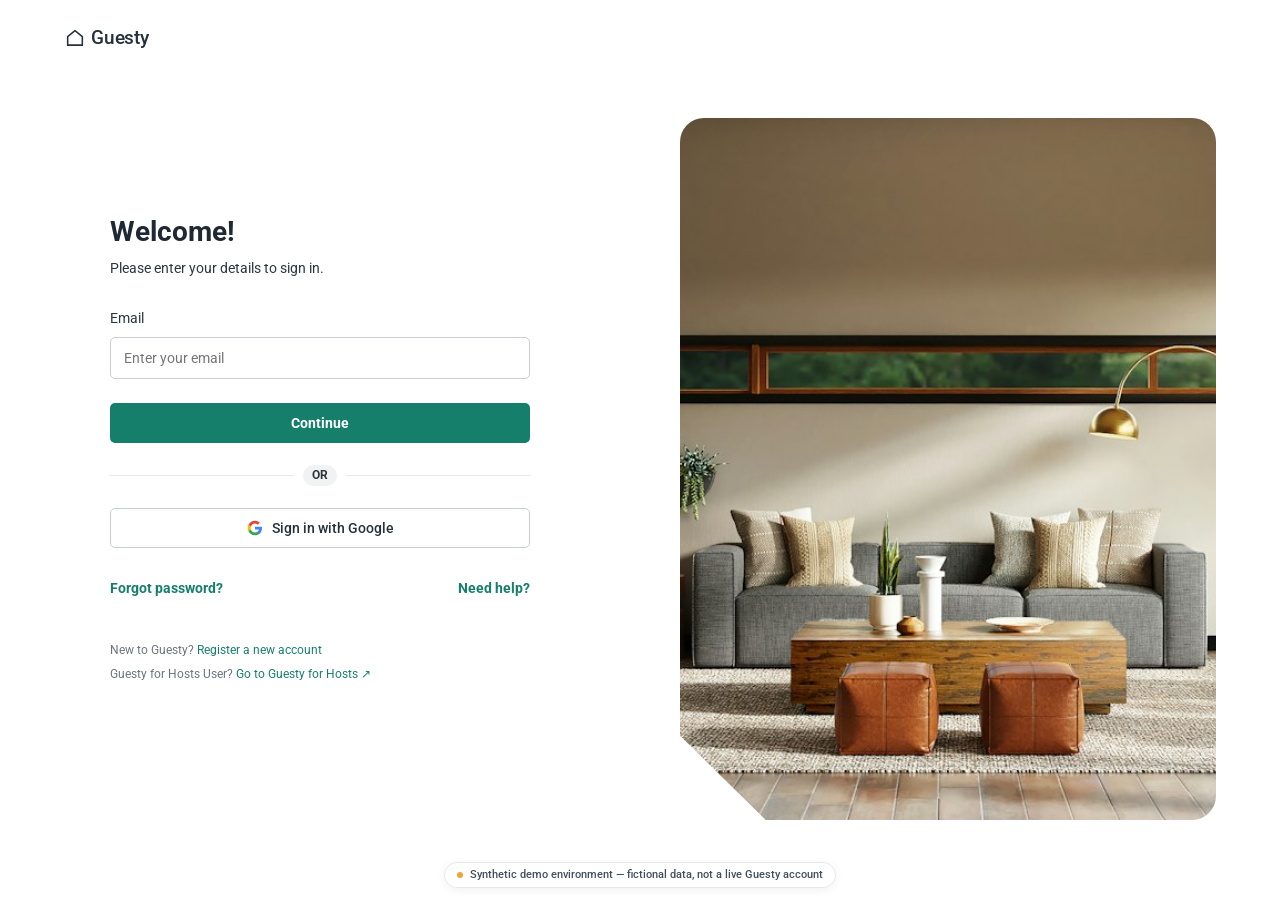
<file: index.html>
<!doctype html><html lang="en"><head><meta charset="utf-8"><meta name="robots" content="noindex,nofollow"><meta name="viewport" content="width=device-width,initial-scale=1"><title>Login | Guesty</title><link rel="stylesheet" href="style.css"><link rel="icon" href="favicon.svg" type="image/svg+xml"><link rel="icon" href="favicon.ico" sizes="32x32"><link rel="icon" href="logo.svg" type="image/svg+xml"><link rel="apple-touch-icon" href="apple-touch-icon.png"><meta property="og:image" content="https://fredeck-deck.github.io/guesty-demo/logo-512.png"><meta property="og:site_name" content="Guesty"><script src="data.js"></script></head>
<body data-page="login"><div id="app"><div class="content"><main id="main"></main></div></div><script src="app.js"></script></body></html>
</file>
<file: style.css>
/* Guesty (demo reskin). Layout and palette follow the app.guesty.com login and app shell:
   teal header, white sidebar, grey canvas, uppercase table heads, blue links and tabs. */
@import url('https://fonts.googleapis.com/css2?family=Roboto:wght@400;500;700&display=swap');

:root{
  --brand:#167f6c;       /* header / primary button teal */
  --brand-hover:#11705f;
  --brand-soft:#e3f2ef;
  --link:#2b6bd6;        /* links, active tab */
  --ink:#1f2933;
  --muted:#6b7480;
  --line:#e4e7eb;
  --canvas:#f4f5f7;
  --ok:#1a7f4b; --ok-bg:#e6f5ec;
  --bad:#d6293e; --bad-bg:#fdecee;
}
*{box-sizing:border-box}
html{-webkit-font-smoothing:antialiased}
body{margin:0;font-family:'Roboto',Helvetica,Arial,sans-serif;color:var(--ink);font-size:14px;line-height:1.45;background:var(--canvas)}
a{color:var(--link);text-decoration:none}
a:hover{text-decoration:underline}
button{font-family:inherit}

/* ---- synthetic-data ribbon ---- */
.synthetic{position:fixed;left:50%;bottom:12px;transform:translateX(-50%);z-index:50;display:flex;align-items:center;gap:7px;
  font-size:11px;font-weight:500;color:#41505c;background:rgba(255,255,255,.92);border:1px solid var(--line);border-radius:999px;padding:4px 12px;box-shadow:0 2px 8px rgba(0,0,0,.06)}
.synthetic .dot{width:6px;height:6px;border-radius:50%;background:#f0a33a}

/* ---- logo ---- */
.wordmark{display:inline-flex;align-items:center;gap:5px;font-size:19px;font-weight:500;letter-spacing:-.01em;color:inherit}
.wordmark svg{width:22px;height:22px}

/* ---- auth ---- */
body[data-page=login]{background:#fff}
.auth-page{min-height:100vh;display:grid;grid-template-columns:1fr 1fr;grid-template-rows:auto 1fr}
.auth-page .auth-top{grid-column:1/-1;padding:24px 64px;color:#24313b}
.auth-form{display:flex;align-items:center;justify-content:center;padding:0 40px 80px}
.auth-form .inner{width:100%;max-width:420px}
.auth-photo{padding:40px 64px 80px 40px;display:flex;align-items:center}
.auth-photo div{width:100%;height:100%;max-height:760px;min-height:480px;border-radius:24px;background:url(auth-photo.jpg) center/cover;
  clip-path:polygon(0 0,100% 0,100% 100%,16% 100%,0 88%)}
.auth h1{font-size:28px;font-weight:700;margin:0 0 6px}
.auth .lead{margin:0 0 30px;color:#2b3640}
.auth label{display:block;margin:0 0 8px;font-size:14px;color:#2b3640}
.auth input[type=email],.auth input[type=password],.auth input[type=text]{width:100%;height:42px;padding:0 13px;border:1px solid #c9ced4;border-radius:5px;font-size:14px;font-family:inherit;color:var(--ink)}
.auth input:focus{outline:none;border:2px solid var(--brand);padding:0 12px}
.auth .who-row{display:flex;justify-content:space-between;align-items:center;margin:0 0 26px}
.auth .who-row a,.auth .links a,.auth .resend a{color:var(--brand);font-weight:700}
.pw-wrap{position:relative}.pw-wrap .eye{position:absolute;right:12px;top:12px;width:18px;height:18px;color:#8a949e;cursor:pointer}
.auth .check{display:flex;align-items:center;gap:9px;margin:18px 0 0;color:#2b3640;cursor:pointer}
.auth .check input{width:18px;height:18px;margin:0;accent-color:var(--brand)}
.btn{display:block;width:100%;height:40px;margin-top:24px;border:0;border-radius:5px;background:var(--brand);color:#fff;font-size:14px;font-weight:700;cursor:pointer}
.btn:hover{background:var(--brand-hover)}
.btn:disabled{background:#8fc3b9;cursor:default}
.btn.ghost{background:#fff;color:#24313b;border:1px solid #c9ced4;font-weight:500;display:flex;align-items:center;justify-content:center;gap:9px;margin-top:0}
.btn.ghost:hover{background:#f7f8f9}
.or{display:flex;align-items:center;gap:10px;margin:22px 0;color:#2b3640;font-size:12px;font-weight:700}
.or:before,.or:after{content:"";flex:1;height:1px;background:var(--line)}
.or span{background:#f0f2f4;border-radius:999px;padding:2px 9px}
.links{display:flex;justify-content:space-between;margin-top:30px}
.small{margin-top:40px;font-size:12px;color:var(--muted);line-height:2}
.small a{color:var(--brand)}
.sms-icon{width:80px;height:80px;border-radius:50%;background:var(--brand-soft);display:flex;align-items:center;justify-content:center;color:var(--brand);margin-bottom:26px}
.phone{font-size:24px;font-weight:700;color:var(--brand);margin:0 0 34px}
.codes{display:flex;gap:4px;margin-bottom:22px}
.codes input{width:40px!important;height:48px!important;padding:0!important;text-align:center;font-size:20px!important}
.resend{color:#2b3640}.resend a.wait{color:#8fc3b9;pointer-events:none}
.back{display:block;text-align:center;margin-top:18px;color:#24313b;font-weight:700}
.err{color:var(--bad);margin:10px 0 0;font-size:13px}
.signing{color:var(--muted);display:flex;align-items:center;gap:10px}
.spin{width:18px;height:18px;border:2px solid #cfd6dc;border-top-color:var(--brand);border-radius:50%;animation:sp .8s linear infinite}
@keyframes sp{to{transform:rotate(360deg)}}

/* ---- app shell ---- */
.topbar{position:sticky;top:0;z-index:20;height:56px;background:var(--brand);color:#fff;display:flex;align-items:center;padding:0 20px;gap:18px}
.topbar .burger{width:20px;height:20px;opacity:.95}
.topbar .wordmark{color:#fff}
.search{position:absolute;left:50%;transform:translateX(-50%);width:400px;height:40px;border-radius:6px;background:rgba(255,255,255,.12);display:flex;align-items:center;gap:8px;padding:0 16px;font-weight:500;color:#fff}
.search kbd{font:inherit;font-size:11px;border:1px solid rgba(255,255,255,.7);border-radius:3px;padding:0 4px}
.tools{margin-left:auto;display:flex;align-items:center;gap:22px}
.tools svg{width:20px;height:20px}
.bell{position:relative}.bell b{position:absolute;top:-9px;right:-10px;background:#e4f6c4;color:#24313b;font-size:10px;font-weight:700;border-radius:8px;padding:0 4px}
.acct{display:flex;align-items:center;gap:10px;font-size:13px;position:relative;cursor:pointer}
.avatar{width:30px;height:30px;border-radius:50%;background:#fff;color:var(--brand);font-size:12px;font-weight:700;display:flex;align-items:center;justify-content:center}
.menu{display:none;position:absolute;right:0;top:40px;background:#fff;color:var(--ink);border:1px solid var(--line);border-radius:6px;box-shadow:0 8px 24px rgba(0,0,0,.12);min-width:180px;padding:6px 0}
.menu.open{display:block}.menu a{display:block;padding:8px 16px;color:var(--ink)}.menu a:hover{background:var(--canvas);text-decoration:none}

#app{display:flex;min-height:calc(100vh - 56px)}
.side{width:245px;flex-shrink:0;background:#fff;border-right:1px solid var(--line);padding:16px 12px}
.side a{display:flex;align-items:center;gap:12px;padding:9px 10px;border-radius:6px;color:#24313b;font-weight:500;font-size:14.5px}
.side a:hover{background:var(--canvas);text-decoration:none}
.side a.on{background:var(--brand-soft);color:var(--brand)}
.side a svg{width:19px;height:19px;flex-shrink:0}
.side a .badge{margin-left:auto;background:#d8ece8;color:#24313b;font-size:11px;font-weight:700;border-radius:6px;padding:1px 6px}
.side a.ai{color:#7b6cf0}

.content{flex:1;min-width:0;display:flex;flex-direction:column}
.crumbs{background:#fff;border-bottom:1px solid var(--line);padding:16px 30px;color:#24313b}
.crumbs a{color:#24313b}.crumbs .sep{margin:0 12px;color:#8a949e}.crumbs b{font-weight:500}
#main{padding:22px 30px 60px}
.page-head{display:flex;align-items:flex-start;gap:16px;margin-bottom:18px}
.page-head h1{font-size:18px;font-weight:500;margin:0}
.page-head p{margin:3px 0 0;color:#2b3640}
.page-head .actions{margin-left:auto;display:flex;gap:16px;align-items:center}
.page-head .actions a{font-weight:500}
.pbtn{background:var(--brand);color:#fff!important;border-radius:5px;padding:9px 16px;font-weight:500}
.pbtn:hover{background:var(--brand-hover);text-decoration:none}

.panel{background:#fff;border:1px solid var(--line);border-radius:4px;margin-bottom:18px}
.panel>h2{font-size:15px;font-weight:500;margin:0;padding:16px 20px;border-bottom:1px solid var(--line)}
.panel .body{padding:18px 20px}
.toolbar{display:flex;align-items:center;gap:16px;padding:14px 16px}
.chip{background:var(--canvas);border-radius:4px;padding:9px 30px 9px 30px}
.fake-input{display:flex;align-items:center;gap:10px;border:1px solid #c9ced4;border-radius:4px;padding:8px 14px;color:#8a949e;width:250px}
.grid{display:grid;grid-template-columns:repeat(3,1fr);gap:16px;margin-bottom:18px}
.grid2{display:grid;grid-template-columns:1fr 1fr;gap:16px}
.stat{padding:18px 20px}.stat b{display:block;font-size:28px;font-weight:500;margin-bottom:2px}.stat span{color:var(--muted)}

.tabs{display:flex;gap:6px;border-bottom:1px solid var(--line);margin-bottom:0;background:#fff;padding:0 10px}
.tabs a{padding:13px 16px;color:#5d6873;border-bottom:2px solid transparent;margin-bottom:-1px}
.tabs a:hover{text-decoration:none;color:var(--ink)}
.tabs a.on{color:var(--link);border-bottom-color:var(--link)}
.tabs-wrap{margin-bottom:18px;border:1px solid var(--line);border-radius:4px;overflow:hidden}
.tabs-wrap .tabs{border-bottom:0}

table{width:100%;border-collapse:collapse;background:#fff}
th,td{text-align:left;padding:0 16px;height:64px;border-bottom:1px solid var(--line);white-space:nowrap}
thead th{height:48px;color:#6b7480;font-weight:400;font-size:13px;text-transform:uppercase;letter-spacing:.02em;border-bottom:1px solid #c9ced4}
tbody tr:hover{background:#fafbfc}
.scroll{overflow-x:auto}
.mono{font-family:ui-monospace,'SF Mono',Menlo,monospace;font-size:12.5px;color:#3c4752}
.muted{color:var(--muted)}
.count{padding:14px 16px;color:var(--muted);margin:0}

.kv{display:grid;grid-template-columns:180px 1fr;gap:12px 16px;margin:0}
.kv dt{color:var(--muted)}.kv dd{margin:0}

.pill{display:inline-flex;align-items:center;gap:6px;padding:2px 9px;border-radius:4px;background:#eef0f2;font-size:12px;color:#3c4752}
.pill:before{content:"";width:6px;height:6px;border-radius:50%;background:currentColor}
.pill.active,.pill.confirmed{background:var(--ok-bg);color:var(--ok)}
.pill.inactive,.pill.cancelled{background:var(--bad-bg);color:var(--bad)}
.pill.inquiry,.pill.pending{background:#fff4e0;color:#a35f00}

.pager{display:flex;align-items:center;gap:14px;justify-content:flex-end;padding:14px 16px;color:var(--muted);font-size:13px}
.pager a{font-weight:500}
.filters{display:flex;gap:14px;align-items:end;flex-wrap:wrap;padding:14px 16px;border-bottom:1px solid var(--line)}
.filters label{display:flex;flex-direction:column;gap:4px;font-size:12px;color:var(--muted)}
.filters input{height:36px;border:1px solid #c9ced4;border-radius:4px;padding:0 10px;font-family:inherit}
.filters button{height:36px;border:0;border-radius:5px;background:var(--brand);color:#fff;padding:0 16px;font-weight:500;cursor:pointer}
.chips{list-style:none;padding:0;margin:0;display:flex;flex-wrap:wrap;gap:8px}
.chips li{background:var(--canvas);border:1px solid var(--line);padding:4px 11px;border-radius:4px;font-size:13px}
.photos{display:flex;gap:12px;flex-wrap:wrap}.photos img{width:200px;height:134px;object-fit:cover;border-radius:4px;border:1px solid var(--line)}
.body h3{font-size:13px;font-weight:500;margin:20px 0 8px;color:var(--muted);text-transform:uppercase;letter-spacing:.02em}
.body p{margin:0}
tr.blocked td{background:#fafbfc;color:#9aa1ab}

@media(max-width:900px){
  .auth-page{grid-template-columns:1fr}.auth-photo{display:none}.auth-page .auth-top{padding:20px 24px}
  .search,.tools svg,.acct #account-name{display:none}
  #app{flex-direction:column}.side{width:auto;display:flex;flex-wrap:wrap;border-right:0;border-bottom:1px solid var(--line)}
  .grid,.grid2{grid-template-columns:1fr}#main{padding:18px 14px}
}
body[data-page=login] #main{padding:0}
#listings td:first-child a,#owners td a{color:var(--ink)}
</file>
